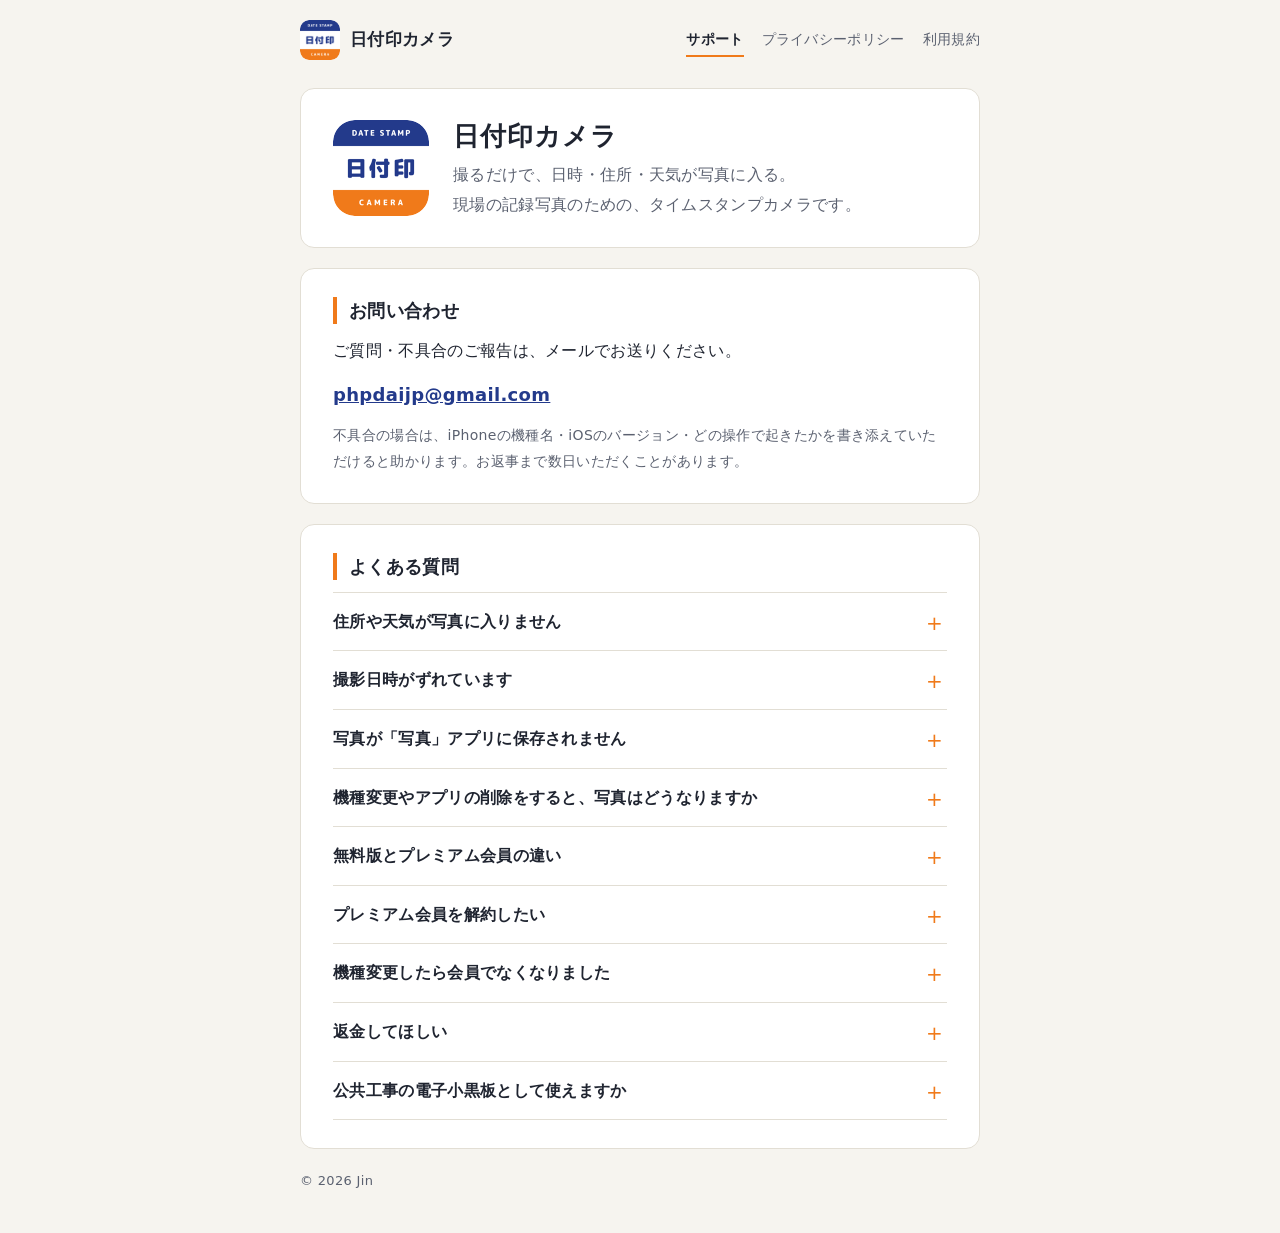
<file: index.html>
<!doctype html>
<html lang="ja">
<head>
<meta charset="utf-8">
<meta name="viewport" content="width=device-width, initial-scale=1">
<title>日付印カメラ</title>
<meta name="description" content="日付印カメラ（現場の記録写真のためのタイムスタンプカメラ）のサポートです。">
<link rel="icon" href="icon.png">
<link rel="apple-touch-icon" href="icon.png">
<link rel="stylesheet" href="style.css">
</head>
<body>
<header class="top">
  <a class="brand" href="index.html"><img src="icon.png" alt="" width="40" height="40"><span>日付印カメラ</span></a>
  <nav><a href="index.html" aria-current="page">サポート</a><a href="privacy.html">プライバシーポリシー</a><a href="terms.html">利用規約</a></nav>
</header>
<main>
<section class="hero">
  <img src="icon.png" alt="" width="96" height="96">
  <div>
    <h1>日付印カメラ</h1>
    <p><span>撮るだけで、</span><span>日時・住所・天気が</span><span>写真に入る。</span><br><span>現場の記録写真のための、</span><span>タイムスタンプカメラです。</span></p>
  </div>
</section>

<section>
  <h2>お問い合わせ</h2>
  <p>ご質問・不具合のご報告は、メールでお送りください。</p>
  <p class="mail"><a href="mailto:phpdaijp@gmail.com?subject=日付印カメラ%20%E3%81%8A%E5%95%8F%E3%81%84%E5%90%88%E3%82%8F%E3%81%9B">phpdaijp@gmail.com</a></p>
  <p class="note">不具合の場合は、iPhoneの機種名・iOSのバージョン・どの操作で起きたかを書き添えていただけると助かります。お返事まで数日いただくことがあります。</p>
</section>

<section>
  <h2>よくある質問</h2>
  <details><summary>住所や天気が写真に入りません</summary><p>位置情報の利用を許可してください（iPhoneの「設定」→「日付印カメラ」→「位置情報」→「このAppの使用中のみ許可」）。電波がない場所で撮った写真は、通信できるようになったあとで自動で入ります。</p></details>
<details><summary>撮影日時がずれています</summary><p>撮影日時は端末の時計をもとに記録します。iPhoneの「設定」→「一般」→「日付と時刻」で「自動設定」をオンにしてください。</p></details>
<details><summary>写真が「写真」アプリに保存されません</summary><p>アプリの「設定」で「撮影後に写真へ保存」がオンになっているか確認してください。あわせて、iPhoneの「設定」→「日付印カメラ」→「写真」で写真へのアクセスを許可してください。</p></details>
<details><summary>機種変更やアプリの削除をすると、写真はどうなりますか</summary><p>写真と入力内容は端末の中だけに保存しているため、アプリを削除すると消えてしまい、運営者側で復元することもできません。大切な写真は「写真」アプリに保存するか、共有・書き出しでバックアップしてください。</p></details>
<details><summary>無料版とプレミアム会員の違い</summary><p>無料版は1日5枚まで撮影できます。プレミアム会員（月額 480円／年額 3,800円）になると、撮影枚数が無制限になり、透かしのアプリ名を消したり、コラージュを保存・共有したりできます。年額プランは、はじめての方は1週間無料でお試しいただけます。</p></details>
<details><summary>プレミアム会員を解約したい</summary><p>iPhoneの「設定」→ いちばん上のお名前 →「サブスクリプション」→「日付印カメラ」から解約できます。アプリを削除しただけでは解約されません。期間終了の24時間前までに解約すると、次の更新は行われません。</p></details>
<details><summary>機種変更したら会員でなくなりました</summary><p>購入時と同じApple IDでサインインしたうえで、アプリの「設定」または会員画面の「購入を復元」をタップしてください。</p></details>
<details><summary>返金してほしい</summary><p>お支払いはAppleが管理しているため、運営者側では返金できません。<a href="https://reportaproblem.apple.com/">reportaproblem.apple.com</a> からAppleにお申し込みください。</p></details>
<details><summary>公共工事の電子小黒板として使えますか</summary><p>国土交通省の電子小黒板（改ざん検知機能付き）には対応していません。公共工事の工事写真には、対応アプリをお使いください。</p></details>
</section>

</main>
<footer>© 2026 Jin</footer>
</body>
</html>
</file>
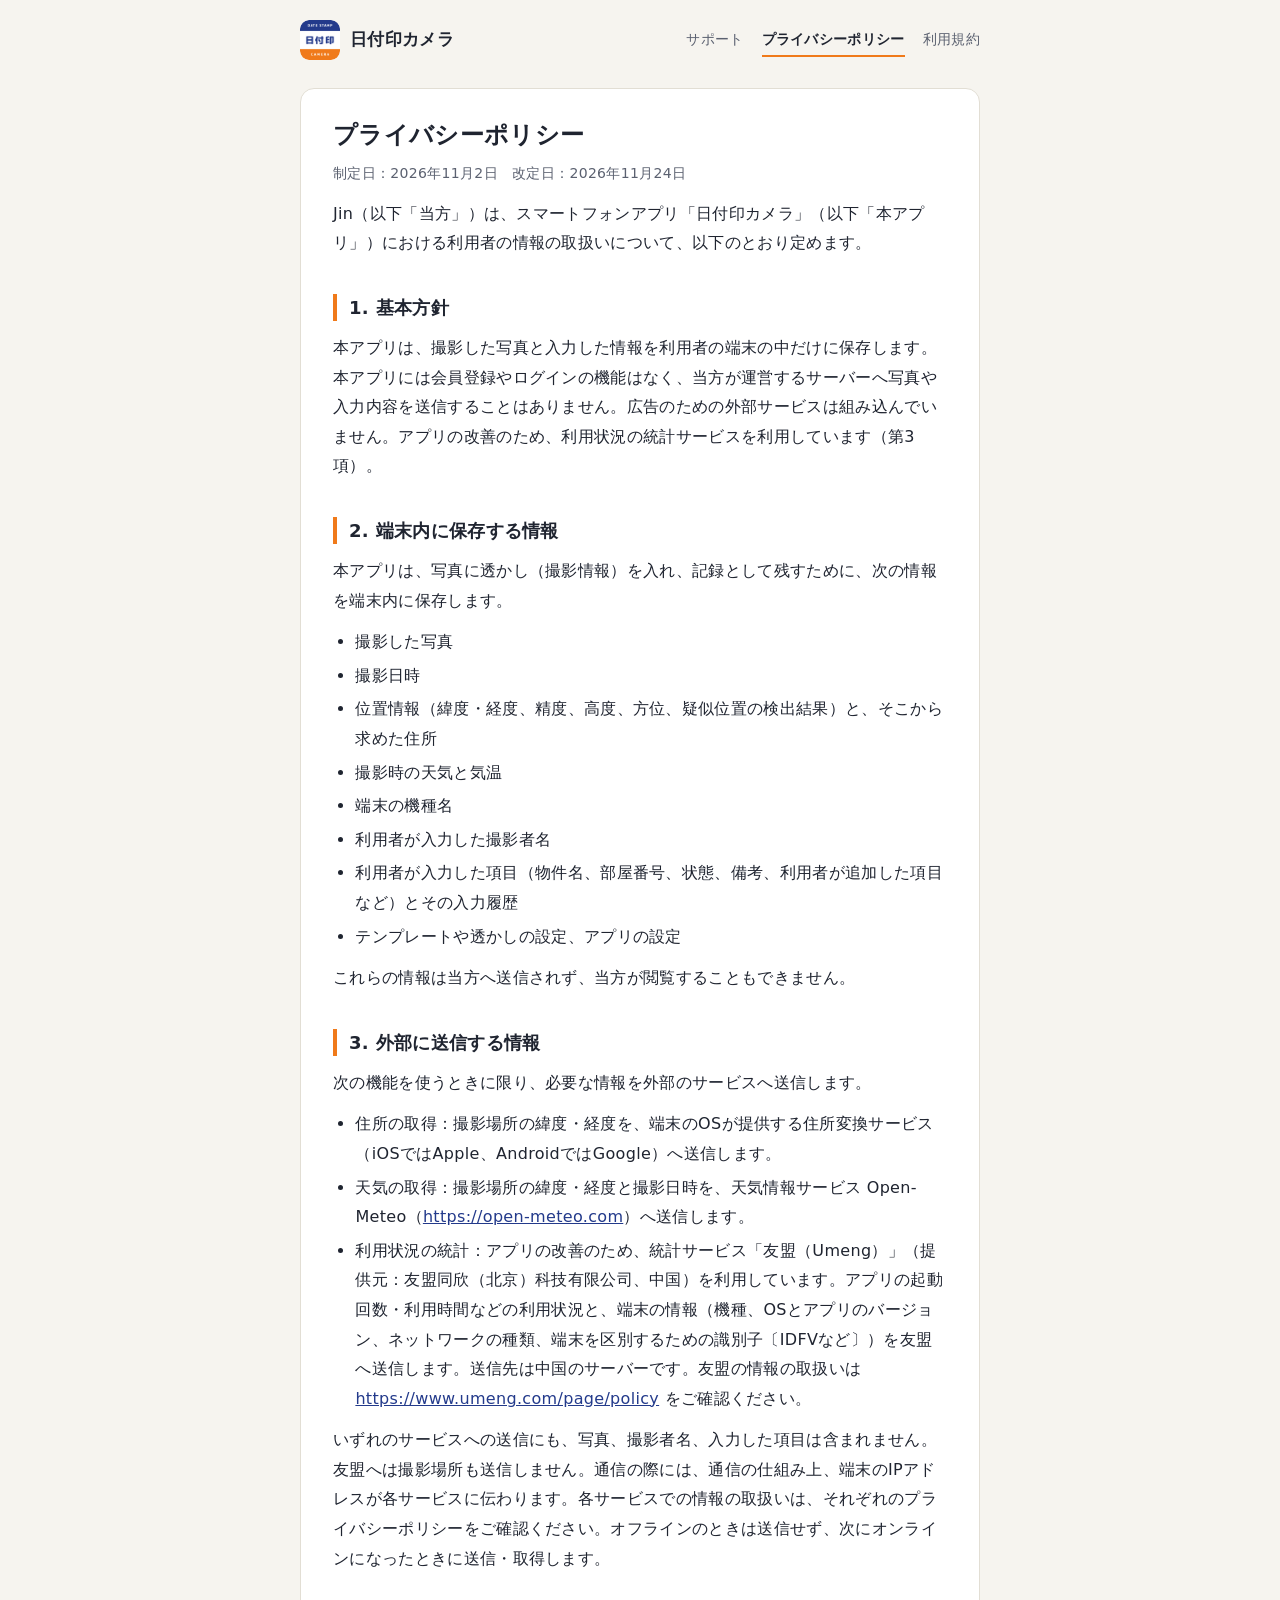
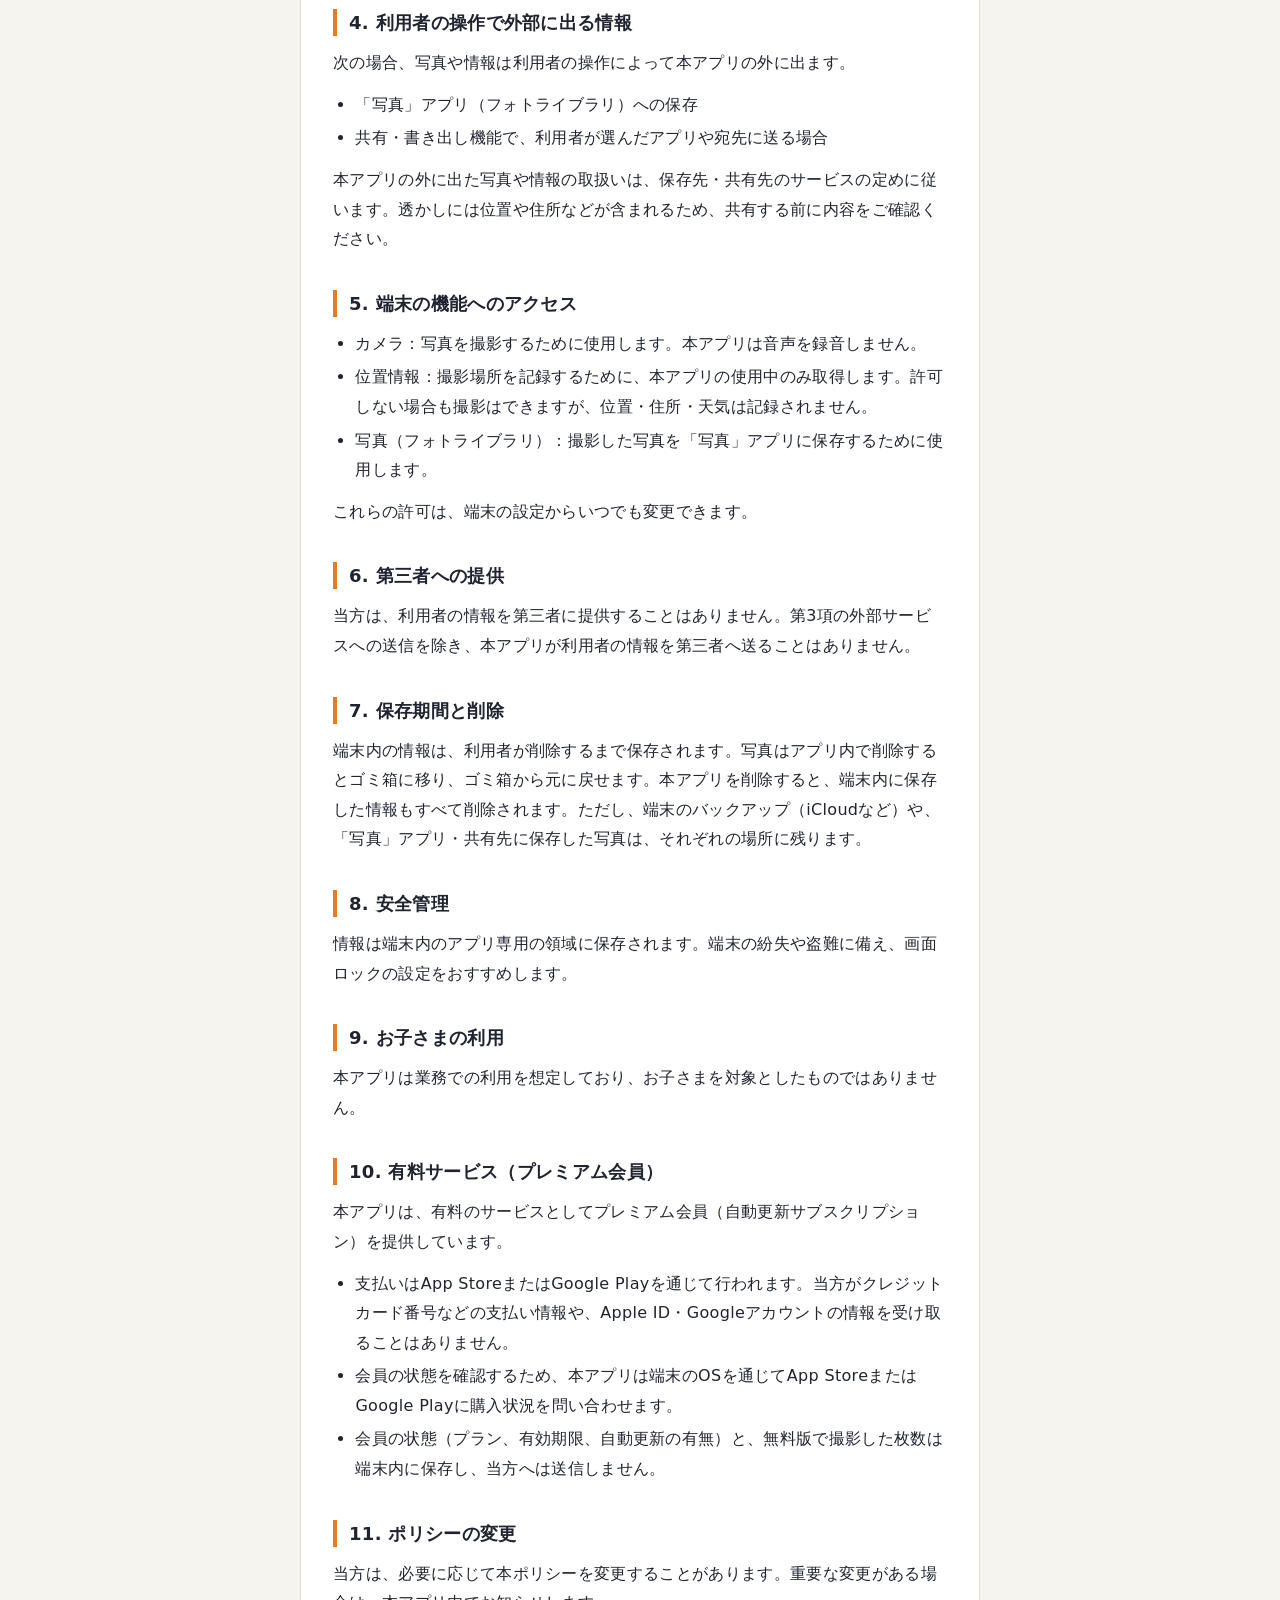
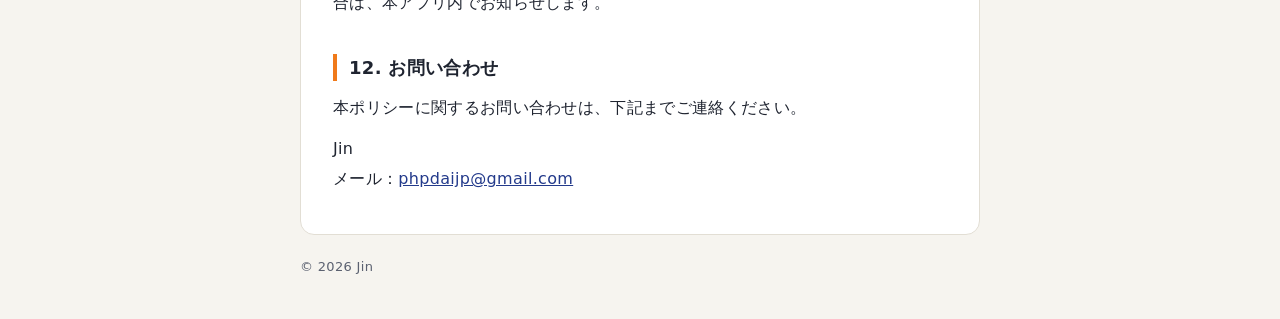
<file: privacy.html>
<!doctype html>
<html lang="ja">
<head>
<meta charset="utf-8">
<meta name="viewport" content="width=device-width, initial-scale=1">
<title>プライバシーポリシー｜日付印カメラ</title>
<meta name="description" content="日付印カメラ（現場の記録写真のためのタイムスタンプカメラ）のプライバシーポリシーです。">
<link rel="icon" href="icon.png">
<link rel="apple-touch-icon" href="icon.png">
<link rel="stylesheet" href="style.css">
</head>
<body>
<header class="top">
  <a class="brand" href="index.html"><img src="icon.png" alt="" width="40" height="40"><span>日付印カメラ</span></a>
  <nav><a href="index.html">サポート</a><a href="privacy.html" aria-current="page">プライバシーポリシー</a><a href="terms.html">利用規約</a></nav>
</header>
<main>
<article class="doc">
<h1>プライバシーポリシー</h1>
<p>制定日：2026年11月2日　改定日：2026年11月24日</p>
<p>Jin（以下「当方」）は、スマートフォンアプリ「日付印カメラ」（以下「本アプリ」）における利用者の情報の取扱いについて、以下のとおり定めます。</p>
<h2>1. 基本方針</h2>
<p>本アプリは、撮影した写真と入力した情報を利用者の端末の中だけに保存します。本アプリには会員登録やログインの機能はなく、当方が運営するサーバーへ写真や入力内容を送信することはありません。広告のための外部サービスは組み込んでいません。アプリの改善のため、利用状況の統計サービスを利用しています（第3項）。</p>
<h2>2. 端末内に保存する情報</h2>
<p>本アプリは、写真に透かし（撮影情報）を入れ、記録として残すために、次の情報を端末内に保存します。</p>
<ul><li>撮影した写真</li><li>撮影日時</li><li>位置情報（緯度・経度、精度、高度、方位、疑似位置の検出結果）と、そこから求めた住所</li><li>撮影時の天気と気温</li><li>端末の機種名</li><li>利用者が入力した撮影者名</li><li>利用者が入力した項目（物件名、部屋番号、状態、備考、利用者が追加した項目など）とその入力履歴</li><li>テンプレートや透かしの設定、アプリの設定</li></ul>
<p>これらの情報は当方へ送信されず、当方が閲覧することもできません。</p>
<h2>3. 外部に送信する情報</h2>
<p>次の機能を使うときに限り、必要な情報を外部のサービスへ送信します。</p>
<ul><li>住所の取得：撮影場所の緯度・経度を、端末のOSが提供する住所変換サービス（iOSではApple、AndroidではGoogle）へ送信します。</li><li>天気の取得：撮影場所の緯度・経度と撮影日時を、天気情報サービス Open-Meteo（<a href="https://open-meteo.com">https://open-meteo.com</a>）へ送信します。</li><li>利用状況の統計：アプリの改善のため、統計サービス「友盟（Umeng）」（提供元：友盟同欣（北京）科技有限公司、中国）を利用しています。アプリの起動回数・利用時間などの利用状況と、端末の情報（機種、OSとアプリのバージョン、ネットワークの種類、端末を区別するための識別子〔IDFVなど〕）を友盟へ送信します。送信先は中国のサーバーです。友盟の情報の取扱いは <a href="https://www.umeng.com/page/policy">https://www.umeng.com/page/policy</a> をご確認ください。</li></ul>
<p>いずれのサービスへの送信にも、写真、撮影者名、入力した項目は含まれません。友盟へは撮影場所も送信しません。通信の際には、通信の仕組み上、端末のIPアドレスが各サービスに伝わります。各サービスでの情報の取扱いは、それぞれのプライバシーポリシーをご確認ください。オフラインのときは送信せず、次にオンラインになったときに送信・取得します。</p>
<h2>4. 利用者の操作で外部に出る情報</h2>
<p>次の場合、写真や情報は利用者の操作によって本アプリの外に出ます。</p>
<ul><li>「写真」アプリ（フォトライブラリ）への保存</li><li>共有・書き出し機能で、利用者が選んだアプリや宛先に送る場合</li></ul>
<p>本アプリの外に出た写真や情報の取扱いは、保存先・共有先のサービスの定めに従います。透かしには位置や住所などが含まれるため、共有する前に内容をご確認ください。</p>
<h2>5. 端末の機能へのアクセス</h2>
<ul><li>カメラ：写真を撮影するために使用します。本アプリは音声を録音しません。</li><li>位置情報：撮影場所を記録するために、本アプリの使用中のみ取得します。許可しない場合も撮影はできますが、位置・住所・天気は記録されません。</li><li>写真（フォトライブラリ）：撮影した写真を「写真」アプリに保存するために使用します。</li></ul>
<p>これらの許可は、端末の設定からいつでも変更できます。</p>
<h2>6. 第三者への提供</h2>
<p>当方は、利用者の情報を第三者に提供することはありません。第3項の外部サービスへの送信を除き、本アプリが利用者の情報を第三者へ送ることはありません。</p>
<h2>7. 保存期間と削除</h2>
<p>端末内の情報は、利用者が削除するまで保存されます。写真はアプリ内で削除するとゴミ箱に移り、ゴミ箱から元に戻せます。本アプリを削除すると、端末内に保存した情報もすべて削除されます。ただし、端末のバックアップ（iCloudなど）や、「写真」アプリ・共有先に保存した写真は、それぞれの場所に残ります。</p>
<h2>8. 安全管理</h2>
<p>情報は端末内のアプリ専用の領域に保存されます。端末の紛失や盗難に備え、画面ロックの設定をおすすめします。</p>
<h2>9. お子さまの利用</h2>
<p>本アプリは業務での利用を想定しており、お子さまを対象としたものではありません。</p>
<h2>10. 有料サービス（プレミアム会員）</h2>
<p>本アプリは、有料のサービスとしてプレミアム会員（自動更新サブスクリプション）を提供しています。</p>
<ul><li>支払いはApp StoreまたはGoogle Playを通じて行われます。当方がクレジットカード番号などの支払い情報や、Apple ID・Googleアカウントの情報を受け取ることはありません。</li><li>会員の状態を確認するため、本アプリは端末のOSを通じてApp StoreまたはGoogle Playに購入状況を問い合わせます。</li><li>会員の状態（プラン、有効期限、自動更新の有無）と、無料版で撮影した枚数は端末内に保存し、当方へは送信しません。</li></ul>
<h2>11. ポリシーの変更</h2>
<p>当方は、必要に応じて本ポリシーを変更することがあります。重要な変更がある場合は、本アプリ内でお知らせします。</p>
<h2>12. お問い合わせ</h2>
<p>本ポリシーに関するお問い合わせは、下記までご連絡ください。</p>
<p>Jin<br>メール：<a href="mailto:phpdaijp@gmail.com">phpdaijp@gmail.com</a></p>
</article>
</main>
<footer>© 2026 Jin</footer>
</body>
</html>
</file>
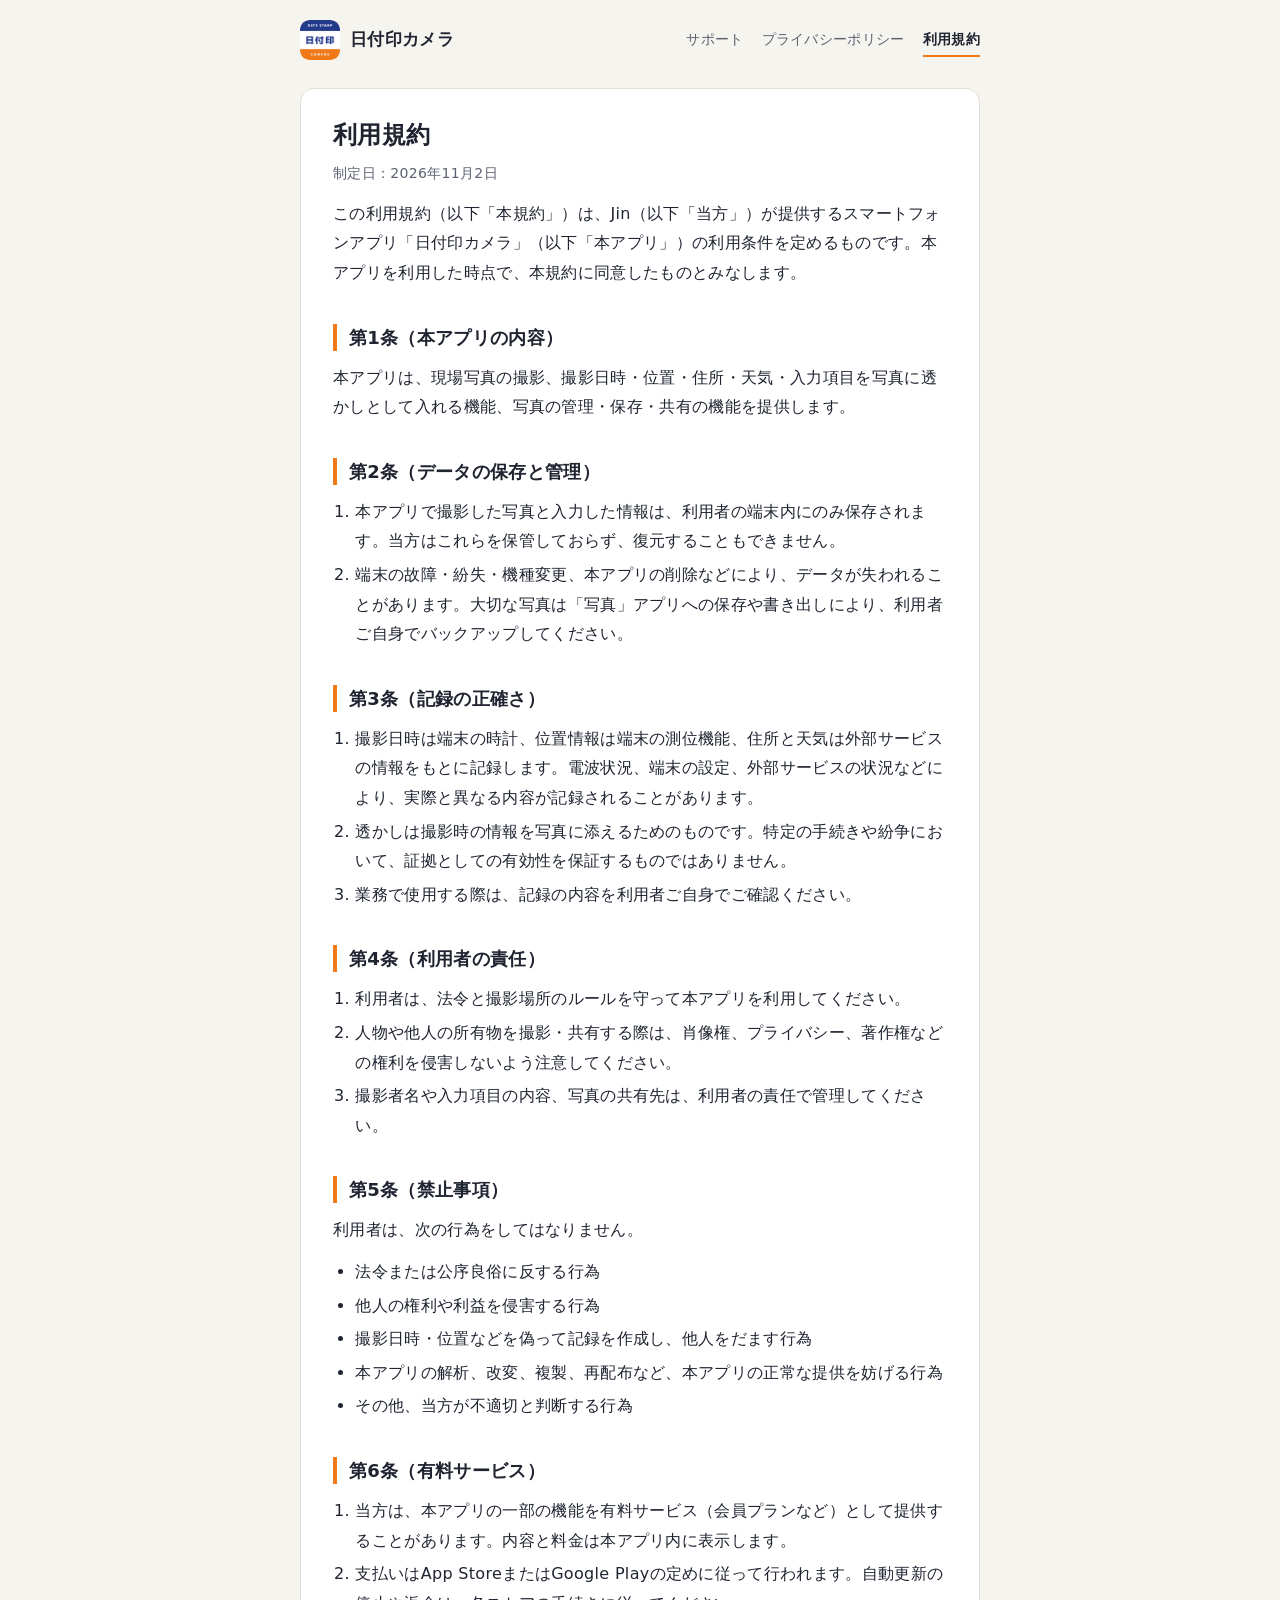
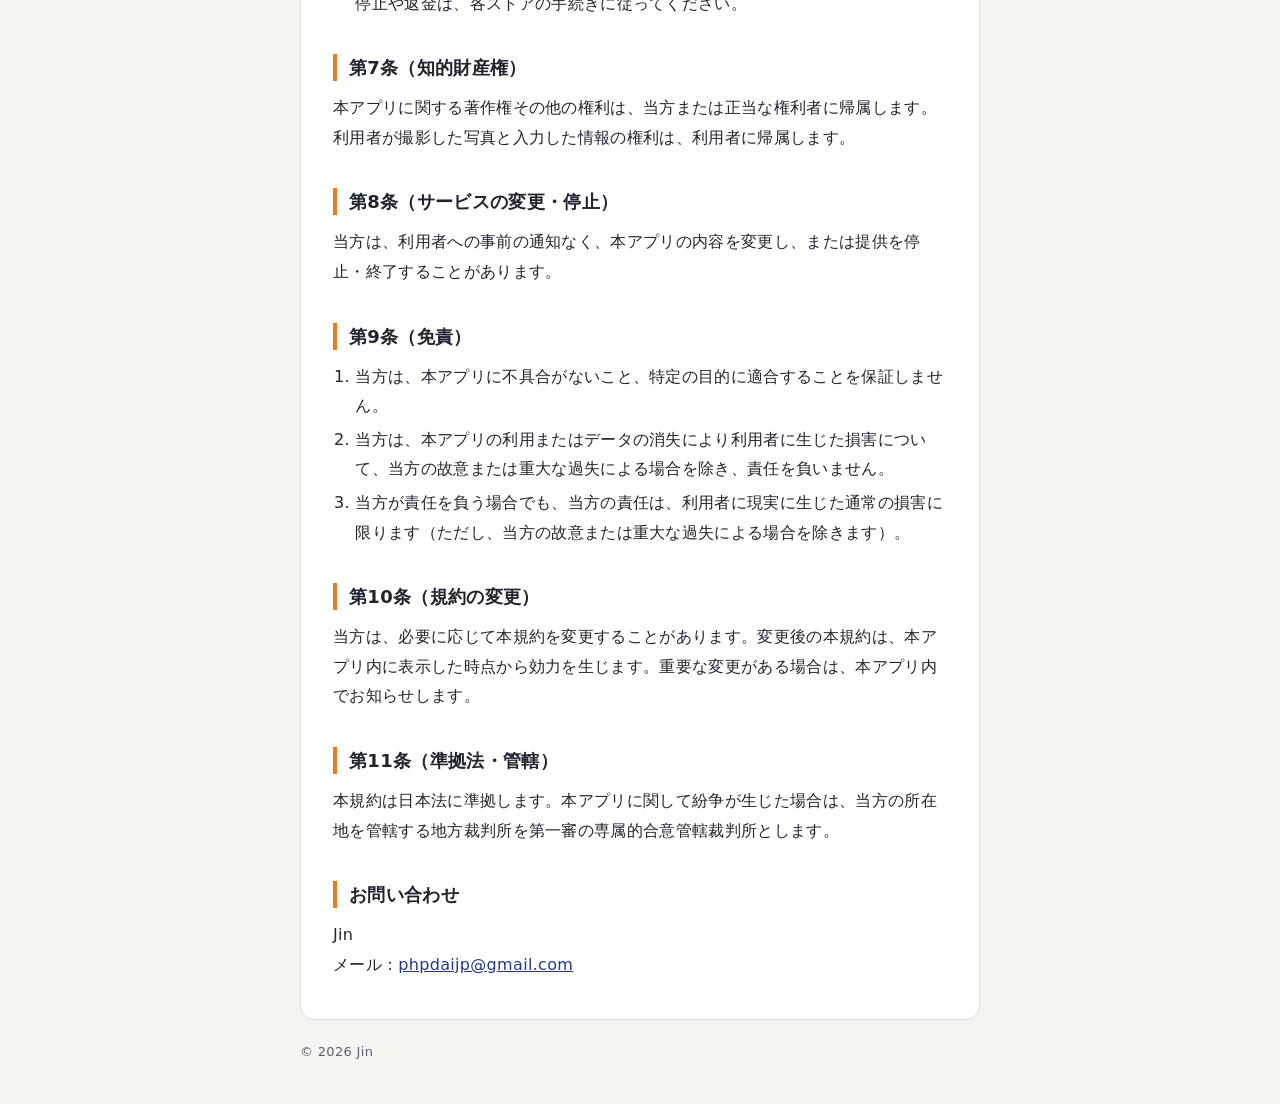
<file: terms.html>
<!doctype html>
<html lang="ja">
<head>
<meta charset="utf-8">
<meta name="viewport" content="width=device-width, initial-scale=1">
<title>利用規約｜日付印カメラ</title>
<meta name="description" content="日付印カメラ（現場の記録写真のためのタイムスタンプカメラ）の利用規約です。">
<link rel="icon" href="icon.png">
<link rel="apple-touch-icon" href="icon.png">
<link rel="stylesheet" href="style.css">
</head>
<body>
<header class="top">
  <a class="brand" href="index.html"><img src="icon.png" alt="" width="40" height="40"><span>日付印カメラ</span></a>
  <nav><a href="index.html">サポート</a><a href="privacy.html">プライバシーポリシー</a><a href="terms.html" aria-current="page">利用規約</a></nav>
</header>
<main>
<article class="doc">
<h1>利用規約</h1>
<p>制定日：2026年11月2日</p>
<p>この利用規約（以下「本規約」）は、Jin（以下「当方」）が提供するスマートフォンアプリ「日付印カメラ」（以下「本アプリ」）の利用条件を定めるものです。本アプリを利用した時点で、本規約に同意したものとみなします。</p>
<h2>第1条（本アプリの内容）</h2>
<p>本アプリは、現場写真の撮影、撮影日時・位置・住所・天気・入力項目を写真に透かしとして入れる機能、写真の管理・保存・共有の機能を提供します。</p>
<h2>第2条（データの保存と管理）</h2>
<ol><li>本アプリで撮影した写真と入力した情報は、利用者の端末内にのみ保存されます。当方はこれらを保管しておらず、復元することもできません。</li><li>端末の故障・紛失・機種変更、本アプリの削除などにより、データが失われることがあります。大切な写真は「写真」アプリへの保存や書き出しにより、利用者ご自身でバックアップしてください。</li></ol>
<h2>第3条（記録の正確さ）</h2>
<ol><li>撮影日時は端末の時計、位置情報は端末の測位機能、住所と天気は外部サービスの情報をもとに記録します。電波状況、端末の設定、外部サービスの状況などにより、実際と異なる内容が記録されることがあります。</li><li>透かしは撮影時の情報を写真に添えるためのものです。特定の手続きや紛争において、証拠としての有効性を保証するものではありません。</li><li>業務で使用する際は、記録の内容を利用者ご自身でご確認ください。</li></ol>
<h2>第4条（利用者の責任）</h2>
<ol><li>利用者は、法令と撮影場所のルールを守って本アプリを利用してください。</li><li>人物や他人の所有物を撮影・共有する際は、肖像権、プライバシー、著作権などの権利を侵害しないよう注意してください。</li><li>撮影者名や入力項目の内容、写真の共有先は、利用者の責任で管理してください。</li></ol>
<h2>第5条（禁止事項）</h2>
<p>利用者は、次の行為をしてはなりません。</p>
<ul><li>法令または公序良俗に反する行為</li><li>他人の権利や利益を侵害する行為</li><li>撮影日時・位置などを偽って記録を作成し、他人をだます行為</li><li>本アプリの解析、改変、複製、再配布など、本アプリの正常な提供を妨げる行為</li><li>その他、当方が不適切と判断する行為</li></ul>
<h2>第6条（有料サービス）</h2>
<ol><li>当方は、本アプリの一部の機能を有料サービス（会員プランなど）として提供することがあります。内容と料金は本アプリ内に表示します。</li><li>支払いはApp StoreまたはGoogle Playの定めに従って行われます。自動更新の停止や返金は、各ストアの手続きに従ってください。</li></ol>
<h2>第7条（知的財産権）</h2>
<p>本アプリに関する著作権その他の権利は、当方または正当な権利者に帰属します。利用者が撮影した写真と入力した情報の権利は、利用者に帰属します。</p>
<h2>第8条（サービスの変更・停止）</h2>
<p>当方は、利用者への事前の通知なく、本アプリの内容を変更し、または提供を停止・終了することがあります。</p>
<h2>第9条（免責）</h2>
<ol><li>当方は、本アプリに不具合がないこと、特定の目的に適合することを保証しません。</li><li>当方は、本アプリの利用またはデータの消失により利用者に生じた損害について、当方の故意または重大な過失による場合を除き、責任を負いません。</li><li>当方が責任を負う場合でも、当方の責任は、利用者に現実に生じた通常の損害に限ります（ただし、当方の故意または重大な過失による場合を除きます）。</li></ol>
<h2>第10条（規約の変更）</h2>
<p>当方は、必要に応じて本規約を変更することがあります。変更後の本規約は、本アプリ内に表示した時点から効力を生じます。重要な変更がある場合は、本アプリ内でお知らせします。</p>
<h2>第11条（準拠法・管轄）</h2>
<p>本規約は日本法に準拠します。本アプリに関して紛争が生じた場合は、当方の所在地を管轄する地方裁判所を第一審の専属的合意管轄裁判所とします。</p>
<h2>お問い合わせ</h2>
<p>Jin<br>メール：<a href="mailto:phpdaijp@gmail.com">phpdaijp@gmail.com</a></p>
</article>
</main>
<footer>© 2026 Jin</footer>
</body>
</html>
</file>
<file: style.css>
:root {
  --paper: #f6f4ef;
  --card: #ffffff;
  --ink: #1f2430;
  --ink2: #5b6170;
  --line: #e2ded4;
  --navy: #233a8b;
  --orange: #f07a1a;
  color-scheme: light;
}

* { box-sizing: border-box; }

html { -webkit-text-size-adjust: 100%; }

body {
  margin: 0;
  background: var(--paper);
  color: var(--ink);
  font-family: "Hiragino Sans", "Hiragino Kaku Gothic ProN", "Noto Sans JP", "Yu Gothic", Meiryo, system-ui, sans-serif;
  font-size: 16px;
  line-height: 1.85;
  letter-spacing: .02em;
}

a { color: var(--navy); }

.top {
  max-width: 720px;
  margin: 0 auto;
  padding: 20px 20px 0;
  display: flex;
  flex-wrap: wrap;
  align-items: center;
  justify-content: space-between;
  gap: 12px 24px;
}

.brand {
  display: flex;
  align-items: center;
  gap: 10px;
  color: var(--ink);
  text-decoration: none;
  font-weight: 700;
  font-size: 17px;
}

.brand img { border-radius: 9px; }

nav { display: flex; gap: 18px; font-size: 14px; }

nav a { color: var(--ink2); text-decoration: none; padding: 4px 0; }

nav a[aria-current="page"] {
  color: var(--ink);
  font-weight: 700;
  box-shadow: inset 0 -2px 0 var(--orange);
}

main {
  max-width: 720px;
  margin: 28px auto 0;
  padding: 0 20px;
}

section, .doc {
  background: var(--card);
  border: 1px solid var(--line);
  border-radius: 14px;
  padding: 28px 32px;
  margin-bottom: 20px;
}

.hero { display: flex; align-items: center; gap: 24px; }

.hero img { border-radius: 22px; flex: none; }

.hero h1 { margin: 0 0 4px; font-size: 26px; letter-spacing: .04em; }

.hero p { margin: 0; color: var(--ink2); }

.hero p span { display: inline-block; }

h1, h2, summary { word-break: auto-phrase; }

h1 { font-size: 24px; line-height: 1.5; margin: 0 0 8px; }

h2 {
  font-size: 18px;
  line-height: 1.5;
  margin: 0 0 12px;
  padding-left: 12px;
  border-left: 4px solid var(--orange);
}

.doc h2 { margin-top: 36px; }

.doc h1 + p { color: var(--ink2); font-size: 14px; }

p { margin: 0 0 12px; }

ul, ol { margin: 0 0 12px; padding-left: 1.4em; }

li + li { margin-top: 4px; }

.mail { font-size: 18px; font-weight: 700; }

.note { color: var(--ink2); font-size: 14px; margin-bottom: 0; }

details { border-top: 1px solid var(--line); }

details:last-of-type { border-bottom: 1px solid var(--line); }

summary {
  cursor: pointer;
  list-style: none;
  padding: 14px 28px 14px 0;
  font-weight: 700;
  position: relative;
}

summary::-webkit-details-marker { display: none; }

summary::after {
  content: "+";
  position: absolute;
  right: 4px;
  top: 12px;
  color: var(--orange);
  font-size: 20px;
  font-weight: 400;
}

details[open] summary::after { content: "−"; }

details p { color: var(--ink2); padding-bottom: 6px; }

footer {
  max-width: 720px;
  margin: 12px auto 40px;
  padding: 0 20px;
  color: var(--ink2);
  font-size: 13px;
}

@media (max-width: 560px) {
  .top { padding: 16px 16px 0; }
  main { padding: 0 16px; margin-top: 20px; }
  footer { padding: 0 16px; }
  section, .doc { padding: 22px 20px; }
  .hero { flex-direction: column; align-items: flex-start; gap: 16px; }
  .hero img { width: 72px; height: 72px; border-radius: 17px; }
  nav { gap: 14px; font-size: 13px; }
}
</file>
